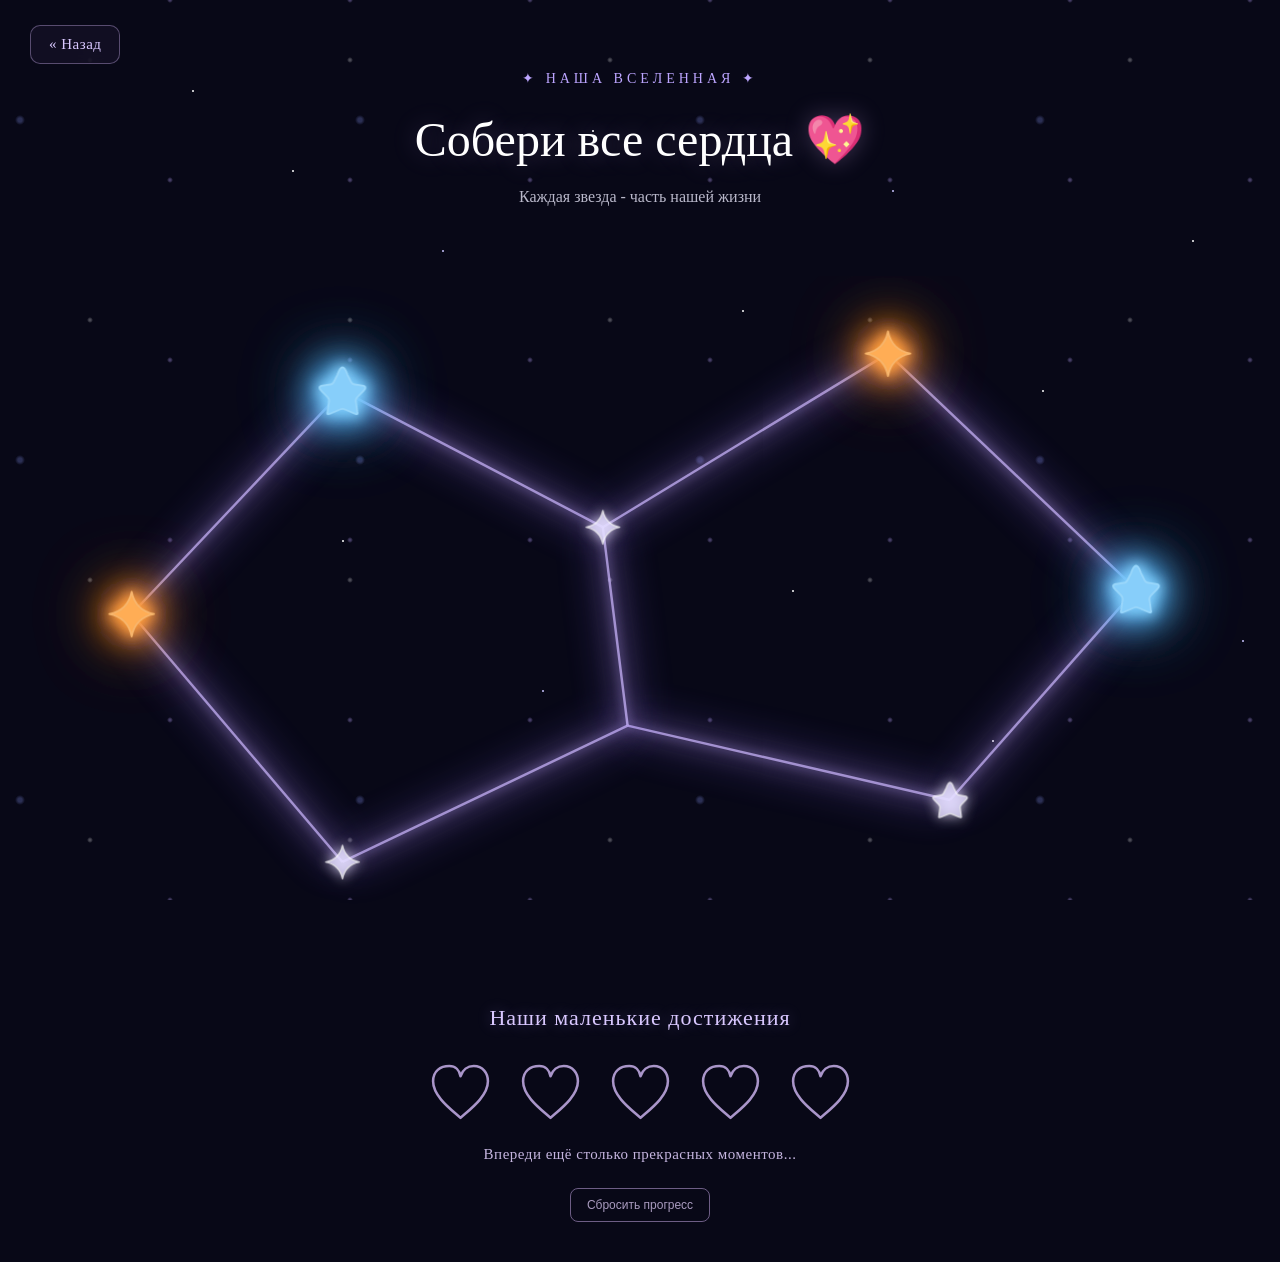
<file: ourpersonaluniverse/constellation/constellation.html>
<!DOCTYPE html>
<html lang="ru">

<head>
    <meta charset="UTF-8">
    <meta name="viewport" content="width=device-width, initial-scale=1.0">

    <title>Our Personal Universe — Constellation</title>

    <link rel="stylesheet" href="cssconst/constyle.css">
</head>

<body>
    <a href="../ourpersonaluniverse.html" class="back-button">
        « Назад
    </a>
    <!-- ЗВЁЗДНЫЙ ФОН -->

    <div class="stars"></div>

    <!-- ОСНОВНОЙ ЭКРАН -->

    <main class="constellation-page">

        <p class="subtitle">✦ НАША ВСЕЛЕННАЯ ✦</p>

        <h1>Собери все сердца 💖</h1>

        <p class="description">
            Каждая звезда - часть нашей жизни
        </p>

        <!-- СОЗВЕЗДИЕ -->

        <div class="constellation-container">

            <svg class="constellation"
                 viewBox="0 0 1000 580"
                 xmlns="http://www.w3.org/2000/svg">

                <defs>
                    <filter id="glow">
                        <feGaussianBlur stdDeviation="5" result="blur"/>
                        <feMerge>
                            <feMergeNode in="blur"/>
                            <feMergeNode in="SourceGraphic"/>
                        </feMerge>
                    </filter>
                    <!-- СКРУГЛЁННАЯ ЧЕТЫРЁХКОНЕЧНАЯ ЗВЕЗДА -->

                    <symbol id="star-four" viewBox="-20 -20 40 40">
                        <path d="
                            M 0,-18
                            Q 3,-3 18,0
                            Q 3,3 0,18
                            Q -3,3 -18,0
                            Q -3,-3 0,-18
                            Z
                        "/>
                    </symbol>

                    <!-- СКРУГЛЁННАЯ ПЯТИКОНЕЧНАЯ ЗВЕЗДА -->

                    <symbol id="star-five" viewBox="-20 -20 40 40">
                        <path d="
                            M 0,-19
                            Q 2,-19 4,-13
                            L 7,-7
                            Q 8,-5 11,-5
                            L 17,-4
                            Q 20,-3 17,-0
                            L 12,5
                            Q 10,7 11,10
                            L 12,17
                            Q 13,20 9,18
                            L 2,15
                            Q 0,14 -2,15
                            L -9,18
                            Q -13,20 -12,17
                            L -11,10
                            Q -10,7 -12,5
                            L -17,0
                            Q -20,-3 -17,-4
                            L -11,-5
                            Q -8,-5 -7,-7
                            L -4,-13
                            Q -2,-19 0,-19
                            Z
                        "/>
                    </symbol>
                </defs>

                <!-- СОЕДИНИТЕЛЬНЫЕ ЛИНИИ -->

                <g class="constellation-lines">

                    <line x1="90" y1="300" x2="260" y2="120"/>
                    <line x1="260" y1="120" x2="470" y2="230"/>
                    <line x1="470" y1="230" x2="700" y2="90"/>
                    <line x1="700" y1="90" x2="900" y2="280"/>
                    <line x1="900" y1="280" x2="750" y2="450"/>
                    <line x1="750" y1="450" x2="490" y2="390"/>
                    <line x1="490" y1="390" x2="260" y2="500"/>
                    <line x1="260" y1="500" x2="90" y2="300"/>
                    <line x1="470" y1="230" x2="490" y2="390"/>

                </g>

                <!-- ЗВЁЗДЫ -->

                <g class="stars-group" filter="url(#glow)">

                                        <!-- ЗВЕЗДА 1 — МОЯ, ОРАНЖЕВАЯ -->

                    <a href="stars/stars1/stars1.html" class="star-link">
                        <use href="#star-four"
                            x="70" y="280" width="40" height="40"
                            class="star interactive orange"
                            id="star1"/>
                    </a>

                    <!-- ЗВЕЗДА 2 — ЕЁ, ГОЛУБАЯ -->

                    <a href="stars/stars2/stars2.html" class="star-link">
                        <use href="#star-five"
                            x="240" y="100" width="40" height="40"
                            class="star interactive blue"
                            id="star2"/>
                    </a>

                    <!-- ЗВЕЗДА 3 — ДЕКОРАТИВНАЯ -->

                    <use href="#star-four"
                        x="455" y="215" width="30" height="30"
                        class="star decorative"/>

                    <!-- ЗВЕЗДА 4 — МОЯ, ОРАНЖЕВАЯ -->

                    <a href="stars/stars3/stars3.html" class="star-link">
                        <use href="#star-four"
                            x="680" y="70" width="40" height="40"
                            class="star interactive orange"
                            id="star3"/>
                    </a>

                    <!-- ЗВЕЗДА 5 — ЕЁ, ГОЛУБАЯ -->

                    <a href="stars/stars4/stars4.html" class="star-link">
                        <use href="#star-five"
                            x="880" y="260" width="40" height="40"
                            class="star interactive blue"
                            id="star4"/>
                    </a>

                    <!-- ЗВЕЗДА 6 — ДЕКОРАТИВНАЯ -->

                    <use href="#star-five"
                        x="735" y="435" width="30" height="30"
                        class="star decorative"/>

                    <!-- ЗВЕЗДА 7 — ДЕКОРАТИВНАЯ -->

                    <use href="#star-four"
                        x="245" y="485" width="30" height="30"
                        class="star decorative"/>

                </g>

            </svg>

        </div>
        <!-- ПРОГРЕСС СЕРДЕЦ -->

        <section class="hearts-progress">

            <h2>Наши маленькие достижения</h2>

            <div class="hearts-container" id="heartsContainer">

                <!-- СЕРДЦЕ 1 -->
                <svg class="heart" viewBox="0 0 64 64">
                    <path class="heart-fill"
                        d="M32 56 C26 50 5 36 5 20 C5 10 12 5 21 5 C27 5 31 9 32 15 C34 9 39 5 45 5 C54 5 59 12 59 20 C59 36 38 50 32 56Z"/>
                    <path class="heart-outline"
                        d="M32 56 C26 50 5 36 5 20 C5 10 12 5 21 5 C27 5 31 9 32 15 C34 9 39 5 45 5 C54 5 59 12 59 20 C59 36 38 50 32 56Z"/>
                </svg>

                <!-- СЕРДЦЕ 2 -->
                <svg class="heart" viewBox="0 0 64 64">
                    <path class="heart-fill"
                        d="M32 56 C26 50 5 36 5 20 C5 10 12 5 21 5 C27 5 31 9 32 15 C34 9 39 5 45 5 C54 5 59 12 59 20 C59 36 38 50 32 56Z"/>
                    <path class="heart-outline"
                        d="M32 56 C26 50 5 36 5 20 C5 10 12 5 21 5 C27 5 31 9 32 15 C34 9 39 5 45 5 C54 5 59 12 59 20 C59 36 38 50 32 56Z"/>
                </svg>

                <!-- СЕРДЦЕ 3 -->
                <svg class="heart" viewBox="0 0 64 64">
                    <path class="heart-fill"
                        d="M32 56 C26 50 5 36 5 20 C5 10 12 5 21 5 C27 5 31 9 32 15 C34 9 39 5 45 5 C54 5 59 12 59 20 C59 36 38 50 32 56Z"/>
                    <path class="heart-outline"
                        d="M32 56 C26 50 5 36 5 20 C5 10 12 5 21 5 C27 5 31 9 32 15 C34 9 39 5 45 5 C54 5 59 12 59 20 C59 36 38 50 32 56Z"/>
                </svg>

                <!-- СЕРДЦЕ 4 -->
                <svg class="heart" viewBox="0 0 64 64">
                    <path class="heart-fill"
                        d="M32 56 C26 50 5 36 5 20 C5 10 12 5 21 5 C27 5 31 9 32 15 C34 9 39 5 45 5 C54 5 59 12 59 20 C59 36 38 50 32 56Z"/>
                    <path class="heart-outline"
                        d="M32 56 C26 50 5 36 5 20 C5 10 12 5 21 5 C27 5 31 9 32 15 C34 9 39 5 45 5 C54 5 59 12 59 20 C59 36 38 50 32 56Z"/>
                </svg>

                <!-- СЕРДЦЕ 5 -->
                <svg class="heart" viewBox="0 0 64 64">
                    <path class="heart-fill"
                        d="M32 56 C26 50 5 36 5 20 C5 10 12 5 21 5 C27 5 31 9 32 15 C34 9 39 5 45 5 C54 5 59 12 59 20 C59 36 38 50 32 56Z"/>
                    <path class="heart-outline"
                        d="M32 56 C26 50 5 36 5 20 C5 10 12 5 21 5 C27 5 31 9 32 15 C34 9 39 5 45 5 C54 5 59 12 59 20 C59 36 38 50 32 56Z"/>
                </svg>

            </div>

            <p class="hearts-message" id="heartsMessage">
                Впереди ещё столько прекрасных моментов!
            </p>

            <button class="reset-progress-button" id="resetProgressButton">
                Сбросить прогресс
            </button>
            
        </section>
    </main>

    <script src="../progress.js"></script>
    <script src="jsconst/constfunc.js"></script>

</body>
</html>
</file>
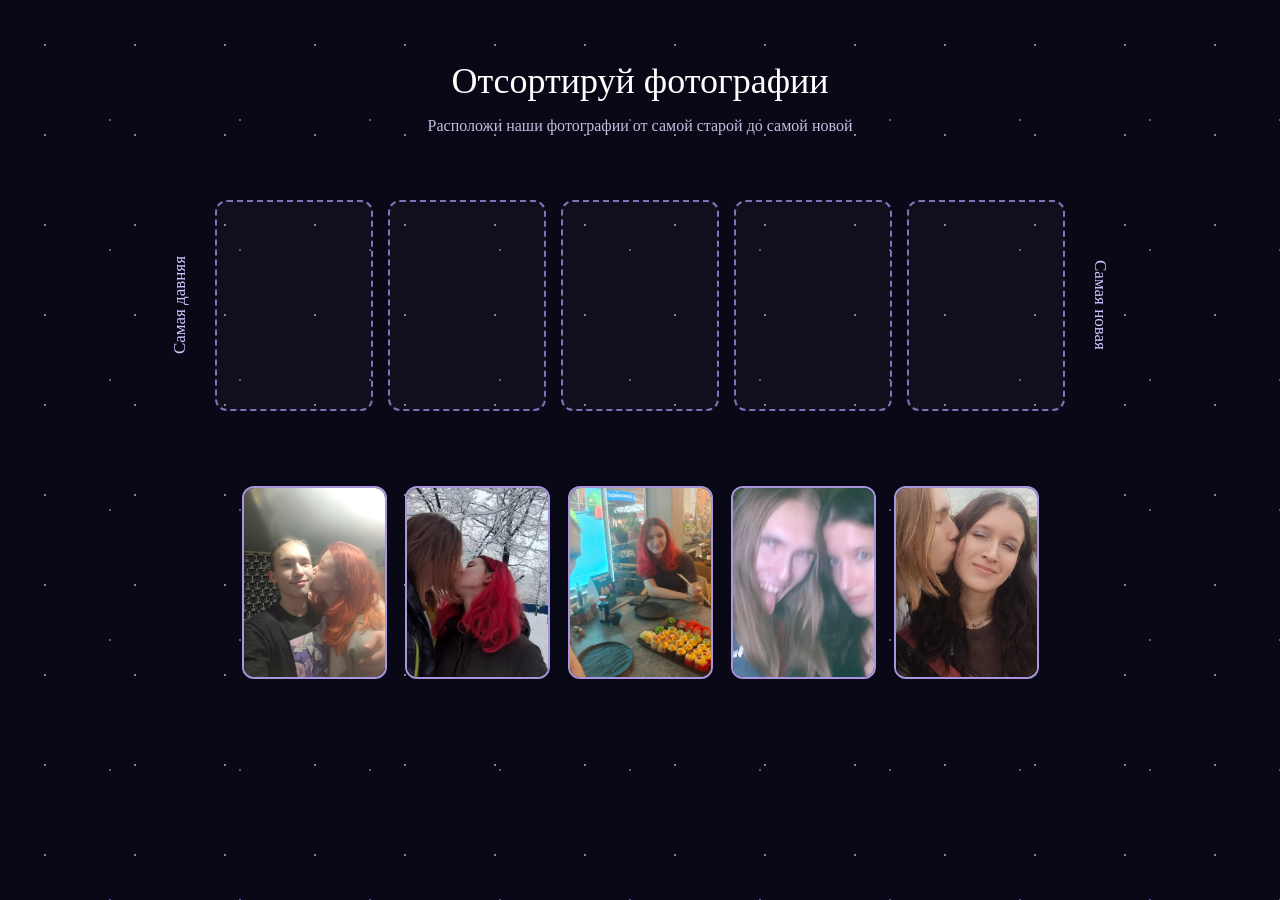
<file: ourpersonaluniverse/constellation/stars/stars1/stars1.html>
<!DOCTYPE html>
<html lang="ru">
<head>
    <meta charset="UTF-8">
    <meta name="viewport" content="width=device-width, initial-scale=1.0">

    <title>Наша история — Фотографии</title>

    <link rel="stylesheet" href="stars1.css">
    <link rel="stylesheet" href="../../../progress.css">
</head>
<body>

    <!-- ЗВЁЗДНЫЙ ФОН -->
    <div class="stars"></div>

    <main class="game-container">

        <h1>Отсортируй фотографии</h1>

        <p class="subtitle">
            Расположи наши фотографии от самой старой до самой новой
        </p>

        <!-- ОБЛАСТЬ СОРТИРОВКИ -->
        <section class="sorting-area">

            <div class="date-label oldest">
                Самая давняя
            </div>

            <div class="photo-slots" id="photoSlots">

                <div class="photo-slot" data-position="0"></div>
                <div class="photo-slot" data-position="1"></div>
                <div class="photo-slot" data-position="2"></div>
                <div class="photo-slot" data-position="3"></div>
                <div class="photo-slot" data-position="4"></div>

            </div>

            <div class="date-label newest">
                Самая новая
            </div>

        </section>

        <!-- ФОТОГРАФИИ ДЛЯ СОРТИРОВКИ -->
        <section class="photos-container">

            <div class="photos-list" id="photosList"></div>

        </section>

        <!-- СООБЩЕНИЕ О ПОБЕДЕ -->
        <div class="success-message" id="successMessage">

            <h2>Ты справилась! ♥</h2>

            <p>
                Каждая фотография — часть нашей истории.
            </p>

            <button id="backButton">
                Вернуться к созвездию
            </button>

        </div>

    </main>
    <script src="../../../progress.js"></script>
    <script src="stars1.js"></script>

</body>
</html>
</file>
<file: ourpersonaluniverse/constellation/cssconst/constyle.css>
/* ОСНОВА */

* {
    @import url('https://fonts.googleapis.com/css2?family=DM+Serif+Display&family=Lora:wght@400;500;600;700&display=swap');
    margin: 0;
    padding: 0;
    box-sizing: border-box;
}

body {
    min-height: 100vh;
    overflow-x: hidden;
    background: #080817;
    color: white;
    font-family: 'Lora', serif;
}

h1,
h2,
h3 {
    font-family: 'DM Serif Display', serif;
    font-weight: 400;
}

/* ЗВЁЗДНЫЙ ФОН — В СТИЛЕ ПЕРВОЙ СТРАНИЦЫ */

.stars {
    position: fixed;
    inset: 0;
    overflow: hidden;
    pointer-events: none;
    z-index: 0;
}

.stars::before {
    content: "";
    position: absolute;
    width: 2px;
    height: 2px;
    top: 10%;
    left: 15%;
    border-radius: 50%;
    background: #ffffff;

    box-shadow:
        100px 80px #ffffff,
        250px 160px #c9c5ff,
        400px 40px #ffffff,
        550px 220px #ffffff,
        700px 100px #c9c5ff,
        850px 300px #ffffff,
        1000px 150px #ffffff,
        1150px 50px #c9c5ff,
        1300px 250px #ffffff,
        150px 450px #ffffff,
        350px 600px #c9c5ff,
        600px 500px #ffffff,
        800px 650px #ffffff,
        1050px 550px #c9c5ff,
        1250px 700px #ffffff;

    animation: twinkle 4s ease-in-out infinite alternate;
}

.stars::after {
    content: "";
    position: absolute;
    inset: -50%;

    background:
        radial-gradient(circle, #bca5ff55 1px, transparent 3px),
        radial-gradient(circle, #ffffff44 1px, transparent 3px),
        radial-gradient(circle, #8e9dff44 2px, transparent 5px);

    background-size:
        180px 180px,
        260px 260px,
        340px 340px;

    background-position:
        0 0,
        80px 120px,
        150px 60px;

    animation: particlesMove 60s linear infinite;
}

@keyframes twinkle {
    from {
        opacity: 0.3;
        transform: scale(0.8);
    }

    to {
        opacity: 1;
        transform: scale(1.2);
    }
}

@keyframes particlesMove {
    from {
        transform: translate(0, 0);
    }

    to {
        transform: translate(100px, 150px);
    }
}

/* ОСНОВНОЙ ЭКРАН */

.constellation-page {
    position: relative;
    z-index: 1;
    min-height: 100vh;
    padding: 70px 20px 40px;
    display: flex;
    flex-direction: column;
    align-items: center;
    text-align: center;
}

.subtitle {
    color: #bca5ff;
    font-size: 14px;
    letter-spacing: 4px;
    margin-bottom: 25px;
}

.constellation-page h1 {
    font-size: clamp(30px, 5vw, 48px);
    font-weight: 400;
    margin-bottom: 15px;
    text-shadow: 0 0 25px #a98bc955;
}

.description {
    color: #b9b8ca;
    font-size: 16px;
    line-height: 1.8;
}

/* ОБЛАСТЬ СОЗВЕЗДИЯ */

.constellation-container {
    width: 100%;
    max-width: 1250px;
    margin: 30px auto;
}

.constellation {
    width: 100%;
    height: auto;
    overflow: visible;
}

/* ЛИНИИ */

.constellation-lines line {
    stroke: #cbb5ff;
    stroke-width: 2;
    opacity: 0.8;
    filter:
        drop-shadow(0 0 4px #bca5ff)
        drop-shadow(0 0 9px #a98bc9)
        drop-shadow(0 0 16px #9272ff);

    animation: lineGlow 4s ease-in-out infinite alternate;
}

@keyframes lineGlow {
    from {
        opacity: 0.2;
    }

    to {
        opacity: 0.65;
    }
}

/* ЗВЁЗДЫ */

/* ОБЩИЙ СТИЛЬ ЗВЁЗД */

.star {
    stroke-width: 1.5;
    stroke-linejoin: round;
    stroke-linecap: round;
}

/* ОРАНЖЕВЫЕ ЗВЁЗДЫ */

.orange {
    fill: #ffad55;
    stroke: #f8b76e;
    stroke-width: 1.5;
    filter:
        drop-shadow(0 0 6px #ff9b35)
        drop-shadow(0 0 15px #ff8c24)
        drop-shadow(0 0 25px #ff8c2488);
}

.blue {
    fill: #87cefa;
    stroke: #9bd8fb;
    stroke-width: 1.5;
    filter:
        drop-shadow(0 0 6px #87cefa)
        drop-shadow(0 0 15px #55bfff)
        drop-shadow(0 0 25px #55bfff88);
}

/* УСИЛЕННОЕ СВЕЧЕНИЕ ПРИ НАВЕДЕНИИ */

.orange.interactive:hover {
    filter:
        drop-shadow(0 0 10px #ffad55)
        drop-shadow(0 0 22px #ff9b35)
        drop-shadow(0 0 38px #ff8c24);
}

.blue.interactive:hover {
    filter:
        drop-shadow(0 0 10px #87cefa)
        drop-shadow(0 0 22px #55bfff)
        drop-shadow(0 0 38px #55bfff);
}

/* ИНТЕРАКТИВНОСТЬ */

.interactive {
    cursor: pointer;
    animation: starPulse 3s ease-in-out infinite alternate;
    transition: filter 0.3s;
}

.interactive:hover {
    filter:
        drop-shadow(0 0 10px currentColor)
        drop-shadow(0 0 25px currentColor)
        drop-shadow(0 0 40px currentColor);
}

/* ДЕКОРАТИВНЫЕ ЗВЁЗДЫ */

.decorative {
    fill: #e4dcff;
    stroke: #ffffff;
    opacity: 0.8;
    animation: starPulse 4s ease-in-out infinite alternate;
}

/* ПУЛЬСАЦИЯ */

@keyframes starPulse {
    from {
        opacity: 0.6;
    }

    to {
        opacity: 1;
    }
}

/* НИЖНЯЯ НАДПИСЬ */

.bottom-text {
    color: #aaa0c5;
    font-size: 14px;
    margin-top: 15px;
    letter-spacing: 1px;
}

/* МОБИЛЬНАЯ ВЕРСИЯ */

@media (max-width: 600px) {

    .constellation-page {
        padding: 55px 12px 30px;
    }

    .subtitle {
        font-size: 11px;
        letter-spacing: 3px;
    }

    .description {
        font-size: 14px;
    }

    .constellation-container {
        margin: 45px auto;
    }

    .bottom-text {
        font-size: 12px;
    }
}

.hearts-container {
    display: flex;
    justify-content: center;
    align-items: center;
    gap: 22px;
    margin: 30px 0;
}

.heart {
    font-size: 58px;
    line-height: 1;
    color: #766b91;
    transition: all 0.4s ease;
}

@media (max-width: 600px) {
    .hearts-container {
        gap: 12px;
    }

    .heart {
        font-size: 43px;
    }
}

/* ========================================
   ВЕКТОРНЫЕ СЕРДЕЧКИ
======================================== */

.hearts-progress {
    margin-top: 10px;
    width: 100%;
    text-align: center;
}

.hearts-progress h2 {
    color: #d9c8ff;
    font-size: 22px;
    font-weight: 400;
    letter-spacing: 1px;
    text-shadow: 0 0 15px #bca5ff55;
}

.hearts-container {
    display: flex;
    justify-content: center;
    align-items: center;
    gap: 25px;
    margin: 30px 0 20px;
}

.heart {
    width: 65px;
    height: 65px;
    overflow: visible;
    transition: transform 0.4s ease;
}

/* ВНУТРЕННЯЯ ЗАЛИВКА */

.heart-fill {
    fill: #ff70ad;
    opacity: 0;
    transition: opacity 0.7s ease;
    filter: drop-shadow(0 0 8px #ff70ad);
}

/* КОНТУР */

.heart-outline {
    fill: none;
    stroke: #a995c9;
    stroke-width: 2.5;
    stroke-linejoin: round;
    transition: stroke 0.5s ease, filter 0.5s ease;
}

/* ЗАПОЛНЕННОЕ СЕРДЦЕ */

.heart.filled .heart-fill {
    opacity: 1;
}

.heart.filled .heart-outline {
    stroke: #ff9bc8;
    filter:
        drop-shadow(0 0 5px #ff70ad)
        drop-shadow(0 0 12px #ff70ad);
}

/* СООБЩЕНИЕ */

.hearts-message {
    color: #c5b5df;
    font-size: 15px;
    letter-spacing: 0.5px;
    margin-top: 10px;
}

/* МОБИЛЬНАЯ ВЕРСИЯ */

@media (max-width: 600px) {

    .hearts-progress h2 {
        font-size: 19px;
    }

    .hearts-container {
        gap: 12px;
        margin: 25px 0 18px;
    }

    .heart {
        width: 48px;
        height: 48px;
    }

    .hearts-message {
        font-size: 13px;
    }
}

/* ========================================
   ПРОЙДЕННЫЕ ЗВЁЗДЫ
======================================== */

/* ОБЩАЯ АНИМАЦИЯ */

.star.completed {
    animation: completedStarGlow 2.5s ease-in-out infinite alternate;
}

/* ОРАНЖЕВЫЕ ЗВЁЗДЫ */

/* ОРАНЖЕВЫЕ ПРОЙДЕННЫЕ ЗВЁЗДЫ */

.star.completed.orange {
    fill: #ffd08a;
    stroke: #fff0cf;

    filter:
        drop-shadow(0 0 12px #ffb13b)
        drop-shadow(0 0 25px #ff9b16)
        drop-shadow(0 0 40px #ff7800);
}

/* ГОЛУБЫЕ ПРОЙДЕННЫЕ ЗВЁЗДЫ */

.star.completed.blue {
    fill: #b9edff;
    stroke: #e4f8ff;

    filter:
        drop-shadow(0 0 12px #63d5ff)
        drop-shadow(0 0 25px #28baff)
        drop-shadow(0 0 40px #008cff);
}

/* ПУЛЬСИРУЮЩЕЕ СВЕЧЕНИЕ */

@keyframes completedStarGlow {
    from {
        opacity: 0.85;
    }

    to {
        opacity: 1;
    }
}

/* ========================================
   КНОПКА ВОЗВРАТА
======================================== */

.back-button {
    position: fixed;
    top: 25px;
    left: 30px;
    z-index: 100;

    padding: 10px 18px;

    color: #d9c8ff;
    text-decoration: none;
    font-size: 15px;
    letter-spacing: 0.5px;

    background: #171329aa;
    border: 1px solid #a995c977;
    border-radius: 10px;

    backdrop-filter: blur(8px);
    transition: 0.3s ease;
}

.back-button:hover {
    color: #ffffff;
    background: #30234d;
    border-color: #c5a8ff;
    box-shadow: 0 0 15px #a879ff66;
    transform: translateX(-3px);
}

@media (max-width: 600px) {
    .back-button {
        top: 15px;
        left: 15px;
        padding: 8px 13px;
        font-size: 13px;
    }
}

/* ========================================
   СБРОС ПРОГРЕССА
======================================== */

.reset-progress-button {
    margin-top: 25px;
    padding: 9px 16px;

    color: #a99bbf;
    background: transparent;
    border: 1px solid #6d5d85;
    border-radius: 8px;

    font-size: 12px;
    cursor: pointer;
    transition: 0.3s ease;
}

.reset-progress-button:hover {
    color: #ff9bbd;
    border-color: #ff70ad;
    box-shadow: 0 0 12px #ff70ad33;
}
</file>
<file: ourpersonaluniverse/constellation/stars/stars1/stars1.css>
* {
    @import url('https://fonts.googleapis.com/css2?family=DM+Serif+Display&family=Lora:wght@400;500;600;700&display=swap');
    margin: 0;
    padding: 0;
    box-sizing: border-box;
}

body {
    min-height: 100vh;
    overflow-x: hidden;
    background: #090817;
    color: white;
    font-family: 'Lora', serif;
}

h1,
h2,
h3,
button {
    font-family: 'DM Serif Display', serif;
    font-weight: 400;
}

/* ЗВЁЗДНЫЙ ФОН */

.stars {
    position: fixed;
    inset: 0;
    z-index: -1;
    background:
        radial-gradient(white 1px, transparent 1px),
        radial-gradient(#b9a5ff 1px, transparent 1px);
    background-size: 90px 90px, 130px 130px;
    background-position: 0 0, 45px 55px;
    opacity: 0.5;
}

/* ОСНОВНОЙ КОНТЕЙНЕР */

.game-container {
    width: 95%;
    max-width: 1150px;
    margin: 0 auto;
    padding: 60px 20px;
    text-align: center;
}

h1 {
    font-size: 36px;
    margin-bottom: 15px;
}

.subtitle {
    color: #c7bddf;
    margin-bottom: 65px;
}

/* ОБЛАСТЬ СОРТИРОВКИ */

.sorting-area {
    display: flex;
    align-items: center;
    justify-content: center;
    gap: 25px;
}

.photo-slots {
    display: grid;
    grid-template-columns: repeat(5, 1fr);
    gap: 15px;
    width: 100%;
    max-width: 850px;
}

.photo-slot {
    aspect-ratio: 3 / 4;
    border: 2px dashed #8272b7;
    border-radius: 12px;
    background: #ffffff08;
    transition: 0.3s;
}

.photo-slot.drag-over {
    border-color: #ffad55;
    background: #ffad5520;
}

.date-label {
    writing-mode: vertical-rl;
    font-size: 17px;
    color: #d5c5ff;
    white-space: nowrap;
}

.oldest {
    transform: rotate(180deg);
}

/* ФОТОГРАФИИ */

.photos-container {
    margin-top: 75px;
}

.photos-list {
    display: flex;
    justify-content: center;
    flex-wrap: wrap;
    gap: 18px;
    min-height: 180px;
}

.photo {
    width: 145px;
    aspect-ratio: 3 / 4;
    object-fit: cover;
    border: 2px solid #a995dc;
    border-radius: 12px;
    cursor: grab;
    transition: 0.25s;
}

.photo:active {
    cursor: grabbing;
}

.photo.dragging {
    opacity: 0.4;
}

/* ОШИБКА */

.photo-slot.wrong {
    border: 2px solid #ff4d68;
    box-shadow: 0 0 15px #ff4d68;
}

/* ПРАВИЛЬНЫЙ ОТВЕТ */

.photo-slot.correct {
    border: 2px solid #ffbd75;
    box-shadow:
        0 0 12px #ffad55,
        0 0 25px #ffad5580;
}

/* ПОБЕДА */

.success-message {
    display: none;
    margin-top: 55px;
    animation: appear 1s ease;
}

.success-message h2 {
    color: #ffbd75;
    font-size: 30px;
    margin-bottom: 15px;
}

.success-message p {
    color: #d5c5ff;
    margin-bottom: 25px;
}

.success-message button {
    padding: 14px 28px;
    border: 1px solid #ffbd75;
    border-radius: 30px;
    background: transparent;
    color: white;
    font-size: 16px;
    cursor: pointer;
    transition: 0.3s;
}

.success-message button:hover {
    background: #ffad55;
    color: #171020;
    box-shadow: 0 0 20px #ffad55;
}

@keyframes appear {
    from {
        opacity: 0;
        transform: translateY(20px);
    }

    to {
        opacity: 1;
        transform: translateY(0);
    }
}

/* МОБИЛЬНАЯ ВЕРСИЯ */

@media (max-width: 700px) {

    .game-container {
        padding: 40px 8px;
    }

    h1 {
        font-size: 27px;
    }

    .sorting-area {
        gap: 8px;
    }

    .photo-slots {
        gap: 5px;
    }

    .date-label {
        font-size: 11px;
    }

    .photo {
        width: 95px;
    }

}

/* СЕНСОРНОЕ ПЕРЕТАСКИВАНИЕ */

.photo {
    touch-action: none;
    user-select: none;
    -webkit-user-select: none;
    -webkit-user-drag: none;
}

/* ИСПРАВЛЕНИЕ СЕТКИ ФОТОГРАФИЙ НА МОБИЛЬНЫХ */

.sorting-area {
    width: 100%;
    min-width: 0;
}

.photo-slots {
    flex: 1;
    min-width: 0;
    grid-template-columns: repeat(5, minmax(0, 1fr));
}

.photo-slot {
    min-width: 0;
    overflow: hidden;
}

.photo-slot .photo {
    display: block;
    width: 100%;
    height: 100%;
    object-fit: cover;
}
</file>
<file: ourpersonaluniverse/progress.css>
/* ========================================
   АНИМАЦИЯ ПОЛУЧЕНИЯ СЕРДЦА
======================================== */

.ops-heart-reward {
    position: fixed;
    top: 25px;
    left: 50%;
    z-index: 10000;

    display: flex;
    align-items: center;
    gap: 12px;

    padding: 14px 22px;

    background: rgba(235, 225, 255, 0.97);
    border: 1px solid rgba(180, 150, 230, 0.55);
    border-radius: 20px;

    box-shadow: 0 8px 30px rgba(130, 95, 190, 0.22);

    opacity: 0;
    transform: translate(-50%, -20px) scale(0.9);

    pointer-events: none;

    transition:
        opacity 0.45s ease,
        transform 0.45s cubic-bezier(0.2, 0.8, 0.2, 1);
}

.ops-heart-reward.show {
    opacity: 1;
    transform: translate(-50%, 0) scale(1);
}

.ops-heart-reward-text {
    display: flex;
    flex-direction: column;
    gap: 3px;
}

.ops-heart-reward-number {
    color: #e84b83;
    font-size: 23px;
    font-weight: 800;
}

.ops-heart-reward-label {
    color: #8c4966;
    font-size: 13px;
    font-weight: 600;
}

.ops-heart-reward-icon {
    font-size: 32px;
    display: inline-block;
    animation: heartFloat 1s ease-in-out infinite;
}

@keyframes heartFloat {
    0%, 100% {
        transform: translateY(0) rotate(-8deg);
    }

    50% {
        transform: translateY(-9px) rotate(8deg);
    }
}

@media (max-width: 480px) {
    .ops-heart-reward {
        top: 15px;
        padding: 12px 17px;
        gap: 10px;
        white-space: nowrap;
    }
}
</file>
